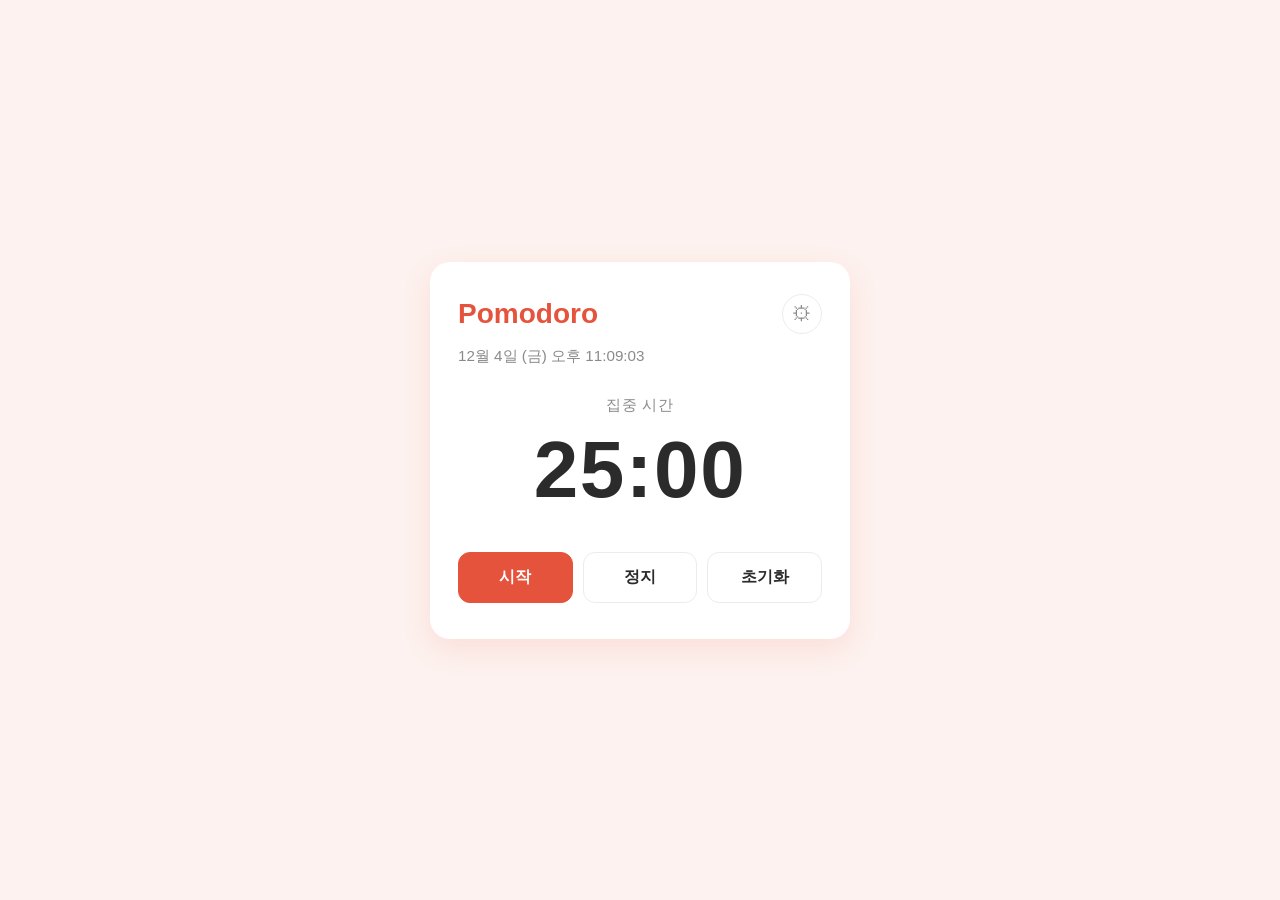
<file: index.html>
<!DOCTYPE html>
<html lang="ko">
<head>
  <meta charset="UTF-8">
  <meta name="viewport" content="width=device-width, initial-scale=1.0">
  <title>Pomodoro</title>
  <link rel="stylesheet" href="index.css">
  <script src="script.js" defer></script>
</head>
<body>
  <main class="container">
    <header class="header">
      <h1 class="title">Pomodoro</h1>
      <button type="button" class="btn-settings" aria-label="설정">⚙</button>
    </header>

    <time class="clock" datetime="">--:--:--</time>

    <section class="timer">
      <p class="timer-label">집중 시간</p>
      <div class="timer-display" aria-live="polite">25:00</div>
    </section>

    <div class="controls">
      <button type="button" class="btn btn-start">시작</button>
      <button type="button" class="btn btn-stop">정지</button>
      <button type="button" class="btn btn-reset">초기화</button>
    </div>
  </main>
</body>
</html>
</file>
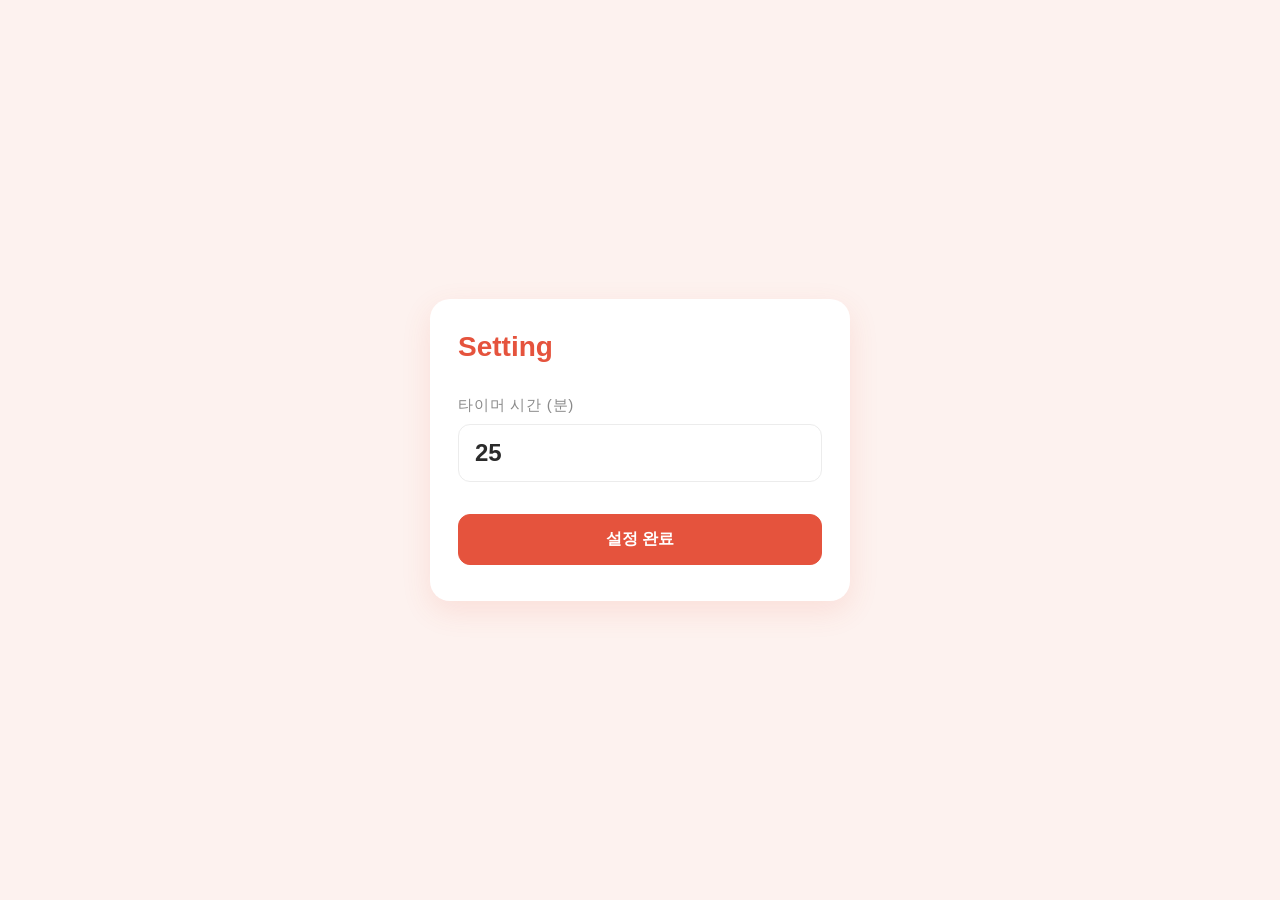
<file: settings.html>
<!DOCTYPE html>
<html lang="ko">
<head>
  <meta charset="UTF-8">
  <meta name="viewport" content="width=device-width, initial-scale=1.0">
  <title>Setting - Pomodoro</title>
  <link rel="stylesheet" href="settings.css">
  <script src="settings.js" defer></script>
</head>
<body>
  <main class="container">
    <h3 class="title">Setting</h3>

    <div class="field">
      <label for="timer-minutes" class="field-label">타이머 시간 (분)</label>
      <input type="number" id="timer-minutes" class="input-minutes" min="1" max="60" value="25">
    </div>

    <button type="button" class="btn btn-save">설정 완료</button>
  </main>
</body>
</html>
</file>
<file: index.css>
* {
  box-sizing: border-box;
  margin: 0;
  padding: 0;
}

:root {
  --bg: #fdf2ef;
  --card: #ffffff;
  --text: #2b2b2b;
  --muted: #8a8a8a;
  --primary: #e5533d;
  --primary-hover: #cc4430;
  --border: #ececec;
}

body {
  min-height: 100vh;
  display: flex;
  align-items: center;
  justify-content: center;
  padding: 16px;
  background: var(--bg);
  color: var(--text);
  font-family: -apple-system, BlinkMacSystemFont, "Segoe UI", "Malgun Gothic", sans-serif;
}

.container {
  width: 100%;
  max-width: 420px;
  padding: 32px 28px 36px;
  background: var(--card);
  border-radius: 20px;
  box-shadow: 0 10px 30px rgba(229, 83, 61, 0.12);
}

.header {
  display: flex;
  align-items: center;
  justify-content: space-between;
}

.title {
  font-size: 1.75rem;
  font-weight: 700;
  color: var(--primary);
}

.btn-settings {
  width: 40px;
  height: 40px;
  border: 1px solid var(--border);
  border-radius: 50%;
  background: transparent;
  color: var(--muted);
  font-size: 1.25rem;
  cursor: pointer;
  transition: color 0.2s, border-color 0.2s, transform 0.3s;
}

.btn-settings:hover {
  color: var(--primary);
  border-color: var(--primary);
  transform: rotate(45deg);
}

.clock {
  display: block;
  margin-top: 12px;
  font-size: 0.95rem;
  color: var(--muted);
  font-variant-numeric: tabular-nums;
}

.timer {
  margin: 28px 0 36px;
  text-align: center;
}

.timer-label {
  font-size: 0.95rem;
  color: var(--muted);
  letter-spacing: 0.05em;
}

.timer-display {
  margin-top: 8px;
  font-size: 5rem;
  font-weight: 700;
  font-variant-numeric: tabular-nums;
  letter-spacing: 0.02em;
}

.controls {
  display: flex;
  gap: 10px;
}

.btn {
  flex: 1;
  padding: 14px 0;
  border: 1px solid var(--border);
  border-radius: 12px;
  background: var(--card);
  color: var(--text);
  font-size: 1rem;
  font-weight: 600;
  cursor: pointer;
  transition: background 0.2s, border-color 0.2s, transform 0.1s;
}

.btn:hover {
  border-color: var(--primary);
}

.btn:active {
  transform: scale(0.97);
}

.btn-start {
  background: var(--primary);
  border-color: var(--primary);
  color: #fff;
}

.btn-start:hover {
  background: var(--primary-hover);
  border-color: var(--primary-hover);
}

@media (max-width: 400px) {
  .timer-display {
    font-size: 4rem;
  }
}
</file>
<file: settings.css>
* {
  box-sizing: border-box;
  margin: 0;
  padding: 0;
}

/* 메인 페이지(index.css)와 같은 색상 */
:root {
  --bg: #fdf2ef;
  --card: #ffffff;
  --text: #2b2b2b;
  --muted: #8a8a8a;
  --primary: #e5533d;
  --primary-hover: #cc4430;
  --border: #ececec;
}

body {
  min-height: 100vh;
  display: flex;
  align-items: center;
  justify-content: center;
  padding: 16px;
  background: var(--bg);
  color: var(--text);
  font-family: -apple-system, BlinkMacSystemFont, "Segoe UI", "Malgun Gothic", sans-serif;
}

.container {
  width: 100%;
  max-width: 420px;
  padding: 32px 28px 36px;
  background: var(--card);
  border-radius: 20px;
  box-shadow: 0 10px 30px rgba(229, 83, 61, 0.12);
}

.title {
  font-size: 1.75rem;
  font-weight: 700;
  color: var(--primary);
}

.field {
  display: flex;
  flex-direction: column;
  gap: 8px;
  margin: 32px 0;
}

.field-label {
  font-size: 0.95rem;
  color: var(--muted);
  letter-spacing: 0.05em;
}

.input-minutes {
  width: 100%;
  padding: 14px 16px;
  border: 1px solid var(--border);
  border-radius: 12px;
  background: var(--card);
  color: var(--text);
  font-size: 1.5rem;
  font-weight: 700;
  font-family: inherit;
  font-variant-numeric: tabular-nums;
  transition: border-color 0.2s, box-shadow 0.2s;
}

.input-minutes:hover {
  border-color: var(--primary);
}

.input-minutes:focus {
  outline: none;
  border-color: var(--primary);
  box-shadow: 0 0 0 3px rgba(229, 83, 61, 0.15);
}

.btn {
  width: 100%;
  padding: 14px 0;
  border: 1px solid var(--primary);
  border-radius: 12px;
  background: var(--primary);
  color: #fff;
  font-size: 1rem;
  font-weight: 600;
  font-family: inherit;
  cursor: pointer;
  transition: background 0.2s, border-color 0.2s, transform 0.1s;
}

.btn:hover {
  background: var(--primary-hover);
  border-color: var(--primary-hover);
}

.btn:active {
  transform: scale(0.97);
}
</file>
